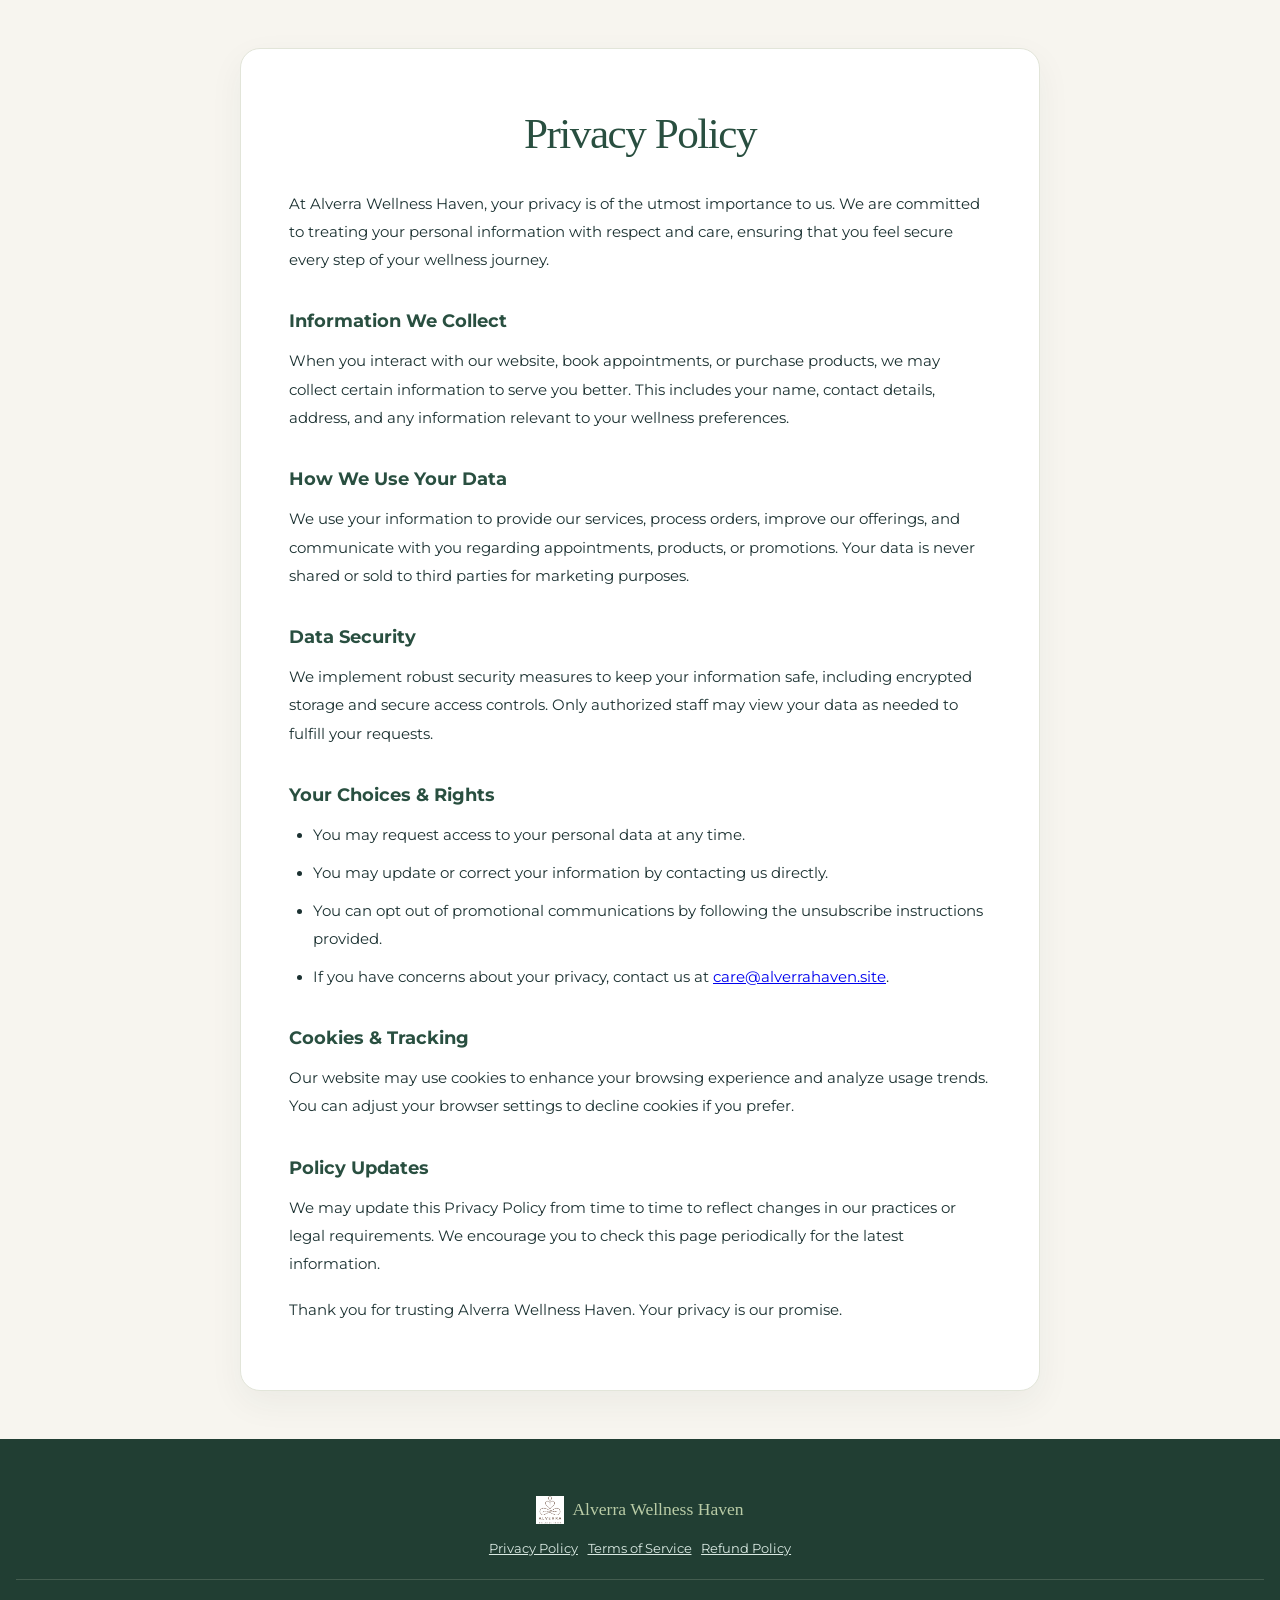
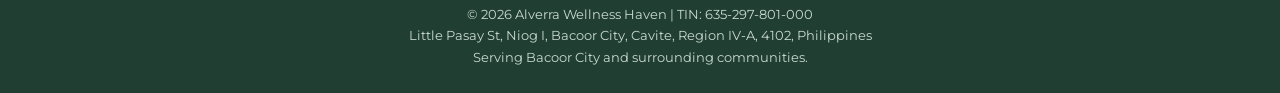
<file: privacy-policy.html>
<!DOCTYPE html>
<html lang="en">
<head>
  <meta charset="UTF-8" />
  <meta name="viewport" content="width=device-width, initial-scale=1.0" />
  <title>Privacy Policy | Alverra Wellness Haven</title>
  <link rel="icon" type="image/png" href="image/FAVICON.png" />
  <link href="https://fonts.googleapis.com/css2?family=Montserrat:wght@400;700;900&display=swap" rel="stylesheet" />
  <style>
    :root {
      --primary: #348a7a;
      --accent: #8fcf7f;
      --background: #f5f9f7;
      --white: #fff;
      --radius: 1rem;
      --shadow: 0 8px 28px 0 rgba(52,138,122,0.11);
      --footer-bg: #244f44;
    }
    * { box-sizing: border-box; margin: 0; padding: 0; }
    body {
      font-family: 'Montserrat', Arial, sans-serif;
      background: var(--background);
      color: #1b3131;
      line-height: 1.7;
      min-height: 100vh;
    }
    .container {
      max-width: 700px;
      margin: 2.5rem auto 2.5rem auto;
      background: var(--white);
      box-shadow: var(--shadow);
      border-radius: var(--radius);
      padding: 2.5rem 1.5rem 2rem;
    }
    h1 {
      text-align: center;
      font-size: 2rem;
      color: var(--primary);
      font-weight: 900;
      margin-bottom: 1.2rem;
    }
    h2 {
      font-size: 1.3rem;
      color: var(--accent);
      font-weight: 700;
      margin-top: 2rem;
      margin-bottom: .7rem;
    }
    p, ul {
      font-size: 1rem;
      color: #1b3131;
      margin-bottom: 1.1rem;
    }
    ul {
      padding-left: 1.5rem;
      margin-top: .6rem;
    }
    li {
      margin-bottom: .6rem;
    }
    @media (max-width: 600px) {
      .container { padding: 1.2rem .6rem 1.2rem; }
      h1 { font-size: 1.3rem; }
      h2 { font-size: 1.03rem; }
      p, ul { font-size: .97rem; }
    }
    .footer {
      background: var(--footer-bg);
      color: var(--white);
      padding: 2rem 0 1rem;
      text-align: center;
      font-size: .98rem;
      border-radius: var(--radius) var(--radius) 0 0;
      margin-top: 2rem;
    }
    .footer-logo {
      display: flex; align-items: center; justify-content: center; font-size: 1.1rem; font-weight: 900; gap: .5rem; margin-bottom: 0.45rem; color: var(--accent);
    }
    .footer-logo img { width: 28px; height: 28px; }
    .footer-links {
      margin: .8rem 0;
      display: flex;
      justify-content: center;
      gap: 1.5rem;
      flex-wrap: wrap;
    }
    .footer-link { color: #e7f5ef; font-size: .96rem; transition: color .2s; opacity: .94;}
    .footer-link:hover { color: var(--accent);}
    .footer-bottom { margin-top: 1.2rem; color: #e7f5ef; opacity: .85;}
    .footer-bottom a { color: #fff; font-weight: 700; text-decoration: underline; transition: color .2s;}
    .footer-bottom a:hover { color: var(--accent);}
  </style>
  <link rel="stylesheet" href="refinements.css" />
</head>
<body>
  <div class="container">
    <h1>Privacy Policy</h1>
    <p>
      At Alverra Wellness Haven, your privacy is of the utmost importance to us. We are committed to treating your personal information with respect and care, ensuring that you feel secure every step of your wellness journey.
    </p>
    <h2>Information We Collect</h2>
    <p>
      When you interact with our website, book appointments, or purchase products, we may collect certain information to serve you better. This includes your name, contact details, address, and any information relevant to your wellness preferences.
    </p>
    <h2>How We Use Your Data</h2>
    <p>
      We use your information to provide our services, process orders, improve our offerings, and communicate with you regarding appointments, products, or promotions. Your data is never shared or sold to third parties for marketing purposes.
    </p>
    <h2>Data Security</h2>
    <p>
      We implement robust security measures to keep your information safe, including encrypted storage and secure access controls. Only authorized staff may view your data as needed to fulfill your requests.
    </p>
    <h2>Your Choices & Rights</h2>
    <ul>
      <li>You may request access to your personal data at any time.</li>
      <li>You may update or correct your information by contacting us directly.</li>
      <li>You can opt out of promotional communications by following the unsubscribe instructions provided.</li>
      <li>If you have concerns about your privacy, contact us at <a href="mailto:care@alverrahaven.site">care@alverrahaven.site</a>.</li>
    </ul>
    <h2>Cookies & Tracking</h2>
    <p>
      Our website may use cookies to enhance your browsing experience and analyze usage trends. You can adjust your browser settings to decline cookies if you prefer.
    </p>
    <h2>Policy Updates</h2>
    <p>
      We may update this Privacy Policy from time to time to reflect changes in our practices or legal requirements. We encourage you to check this page periodically for the latest information.
    </p>
    <p>
      Thank you for trusting Alverra Wellness Haven. Your privacy is our promise.
    </p>
  </div>
  <footer class="footer">
    <div class="footer-logo">
      <img src="image/LOGO.png" alt="Alverra Wellness Haven Logo" />
      Alverra Wellness Haven
    </div>
    <div class="footer-links">
      <a href="privacy-policy.html" class="footer-link">Privacy Policy</a>
      <a href="terms.html" class="footer-link">Terms of Service</a>
      <a href="refund-policy.html" class="footer-link">Refund Policy</a>
    </div>
    <div class="footer-bottom">
      &copy; <span id="footer-year"></span> Alverra Wellness Haven | TIN: 635-297-801-000<br>
      Little Pasay St, Niog I, Bacoor City, Cavite, Region IV-A, 4102, Philippines<br>
      Serving Bacoor City and surrounding communities.
    </div>
  </footer>
  <script>
    document.getElementById('footer-year').textContent = new Date().getFullYear();
  </script>
</body>
</html>
</file>
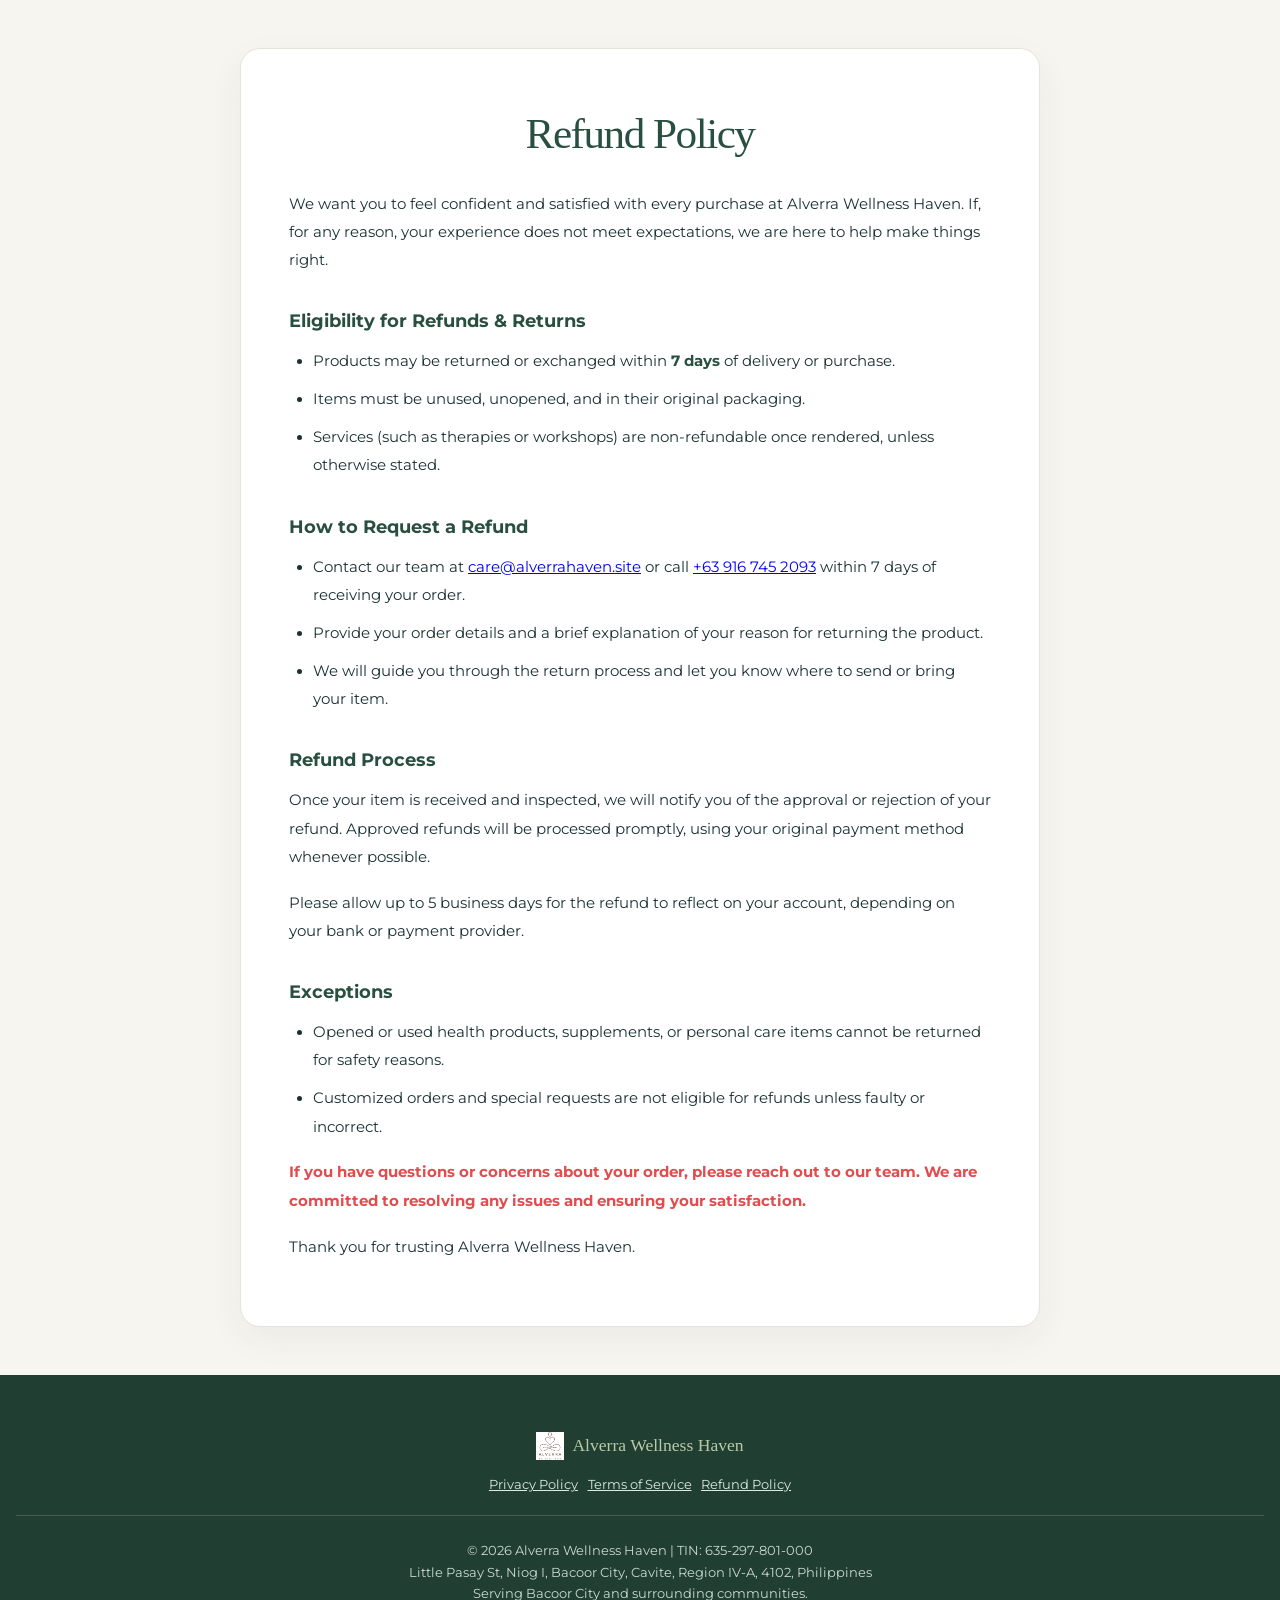
<file: refund-policy.html>
<!DOCTYPE html>
<html lang="en">
<head>
  <meta charset="UTF-8" />
  <meta name="viewport" content="width=device-width, initial-scale=1.0" />
  <title>Refund Policy | Alverra Wellness Haven</title>
  <link rel="icon" type="image/png" href="image/FAVICON.png" />
  <link href="https://fonts.googleapis.com/css2?family=Montserrat:wght@400;700;900&display=swap" rel="stylesheet" />
  <style>
    :root {
      --primary: #348a7a;
      --accent: #8fcf7f;
      --background: #f5f9f7;
      --white: #fff;
      --radius: 1rem;
      --shadow: 0 8px 28px 0 rgba(52,138,122,0.11);
      --footer-bg: #244f44;
      --error: #e14d4d;
    }
    * { box-sizing: border-box; margin: 0; padding: 0; }
    body {
      font-family: 'Montserrat', Arial, sans-serif;
      background: var(--background);
      color: #1b3131;
      line-height: 1.7;
      min-height: 100vh;
    }
    .container {
      max-width: 700px;
      margin: 2.5rem auto 2.5rem auto;
      background: var(--white);
      box-shadow: var(--shadow);
      border-radius: var(--radius);
      padding: 2.5rem 1.5rem 2rem;
    }
    h1 {
      text-align: center;
      font-size: 2rem;
      color: var(--primary);
      font-weight: 900;
      margin-bottom: 1.2rem;
    }
    h2 {
      font-size: 1.3rem;
      color: var(--accent);
      font-weight: 700;
      margin-top: 2rem;
      margin-bottom: .7rem;
    }
    p, ul {
      font-size: 1rem;
      color: #1b3131;
      margin-bottom: 1.1rem;
    }
    ul {
      padding-left: 1.5rem;
      margin-top: .6rem;
    }
    li {
      margin-bottom: .6rem;
    }
    .highlight {
      color: var(--primary);
      font-weight: 700;
    }
    .note {
      color: var(--error);
      font-weight: 700;
    }
    @media (max-width: 600px) {
      .container { padding: 1.2rem .6rem 1.2rem; }
      h1 { font-size: 1.3rem; }
      h2 { font-size: 1.03rem; }
      p, ul { font-size: .97rem; }
    }
    .footer {
      background: var(--footer-bg);
      color: var(--white);
      padding: 2rem 0 1rem;
      text-align: center;
      font-size: .98rem;
      border-radius: var(--radius) var(--radius) 0 0;
      margin-top: 2rem;
    }
    .footer-logo {
      display: flex; align-items: center; justify-content: center; font-size: 1.1rem; font-weight: 900; gap: .5rem; margin-bottom: 0.45rem; color: var(--accent);
    }
    .footer-logo img { width: 28px; height: 28px; }
    .footer-links {
      margin: .8rem 0;
      display: flex;
      justify-content: center;
      gap: 1.5rem;
      flex-wrap: wrap;
    }
    .footer-link { color: #e7f5ef; font-size: .96rem; transition: color .2s; opacity: .94;}
    .footer-link:hover { color: var(--accent);}
    .footer-bottom { margin-top: 1.2rem; color: #e7f5ef; opacity: .85;}
    .footer-bottom a { color: #fff; font-weight: 700; text-decoration: underline; transition: color .2s;}
    .footer-bottom a:hover { color: var(--accent);}
  </style>
  <link rel="stylesheet" href="refinements.css" />
</head>
<body>
  <div class="container">
    <h1>Refund Policy</h1>
    <p>
      We want you to feel confident and satisfied with every purchase at Alverra Wellness Haven. If, for any reason, your experience does not meet expectations, we are here to help make things right.
    </p>
    <h2>Eligibility for Refunds & Returns</h2>
    <ul>
      <li>Products may be returned or exchanged within <span class="highlight">7 days</span> of delivery or purchase.</li>
      <li>Items must be unused, unopened, and in their original packaging.</li>
      <li>Services (such as therapies or workshops) are non-refundable once rendered, unless otherwise stated.</li>
    </ul>
    <h2>How to Request a Refund</h2>
    <ul>
      <li>Contact our team at <a href="mailto:care@alverrahaven.site">care@alverrahaven.site</a> or call <a href="tel:+639167452093">+63 916 745 2093</a> within 7 days of receiving your order.</li>
      <li>Provide your order details and a brief explanation of your reason for returning the product.</li>
      <li>We will guide you through the return process and let you know where to send or bring your item.</li>
    </ul>
    <h2>Refund Process</h2>
    <p>
      Once your item is received and inspected, we will notify you of the approval or rejection of your refund. Approved refunds will be processed promptly, using your original payment method whenever possible.
    </p>
    <p>
      Please allow up to 5 business days for the refund to reflect on your account, depending on your bank or payment provider.
    </p>
    <h2>Exceptions</h2>
    <ul>
      <li>Opened or used health products, supplements, or personal care items cannot be returned for safety reasons.</li>
      <li>Customized orders and special requests are not eligible for refunds unless faulty or incorrect.</li>
    </ul>
    <p class="note">
      If you have questions or concerns about your order, please reach out to our team. We are committed to resolving any issues and ensuring your satisfaction.
    </p>
    <p>
      Thank you for trusting Alverra Wellness Haven.
    </p>
  </div>
  <footer class="footer">
    <div class="footer-logo">
      <img src="image/LOGO.png" alt="Alverra Wellness Haven Logo" />
      Alverra Wellness Haven
    </div>
    <div class="footer-links">
      <a href="privacy-policy.html" class="footer-link">Privacy Policy</a>
      <a href="terms.html" class="footer-link">Terms of Service</a>
      <a href="refund-policy.html" class="footer-link">Refund Policy</a>
    </div>
    <div class="footer-bottom">
      &copy; <span id="footer-year"></span> Alverra Wellness Haven | TIN: 635-297-801-000<br>
      Little Pasay St, Niog I, Bacoor City, Cavite, Region IV-A, 4102, Philippines<br>
      Serving Bacoor City and surrounding communities.
    </div>
  </footer>
  <script>
    document.getElementById('footer-year').textContent = new Date().getFullYear();
  </script>
</body>
</html>
</file>
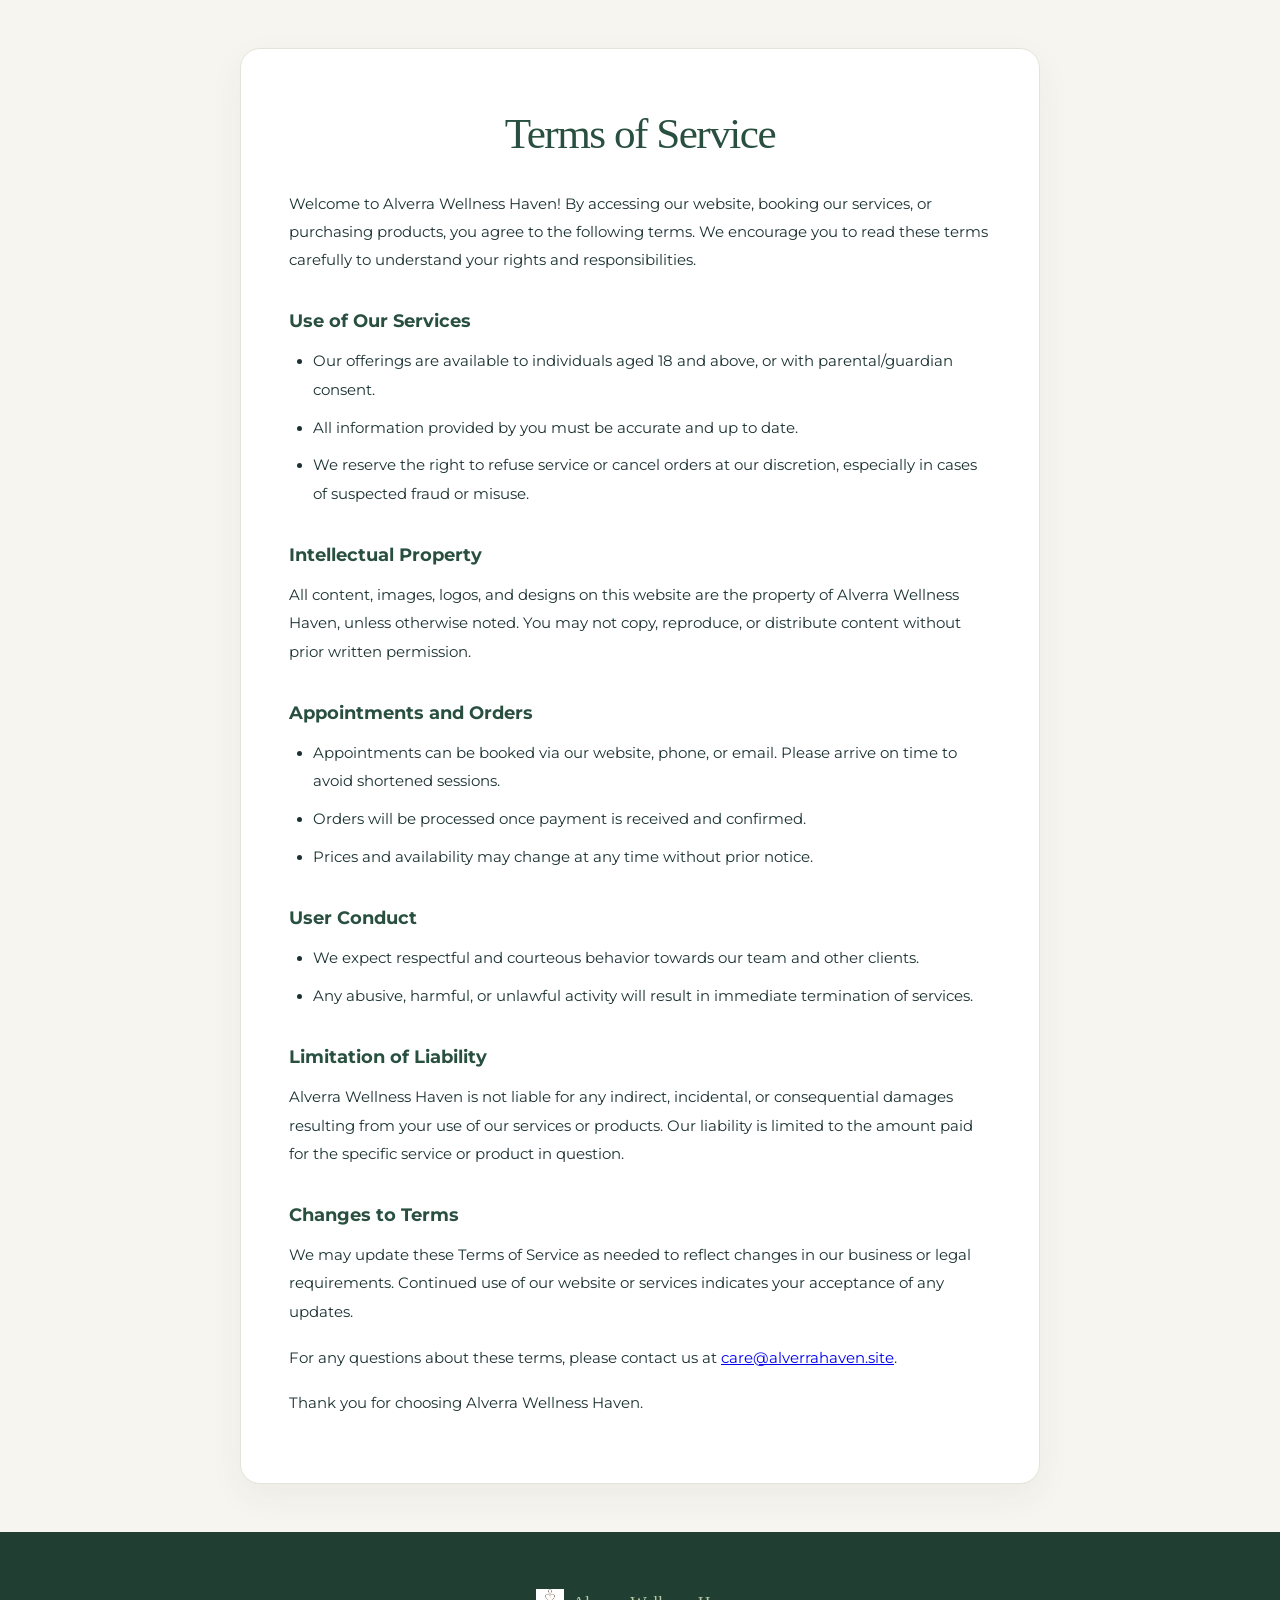
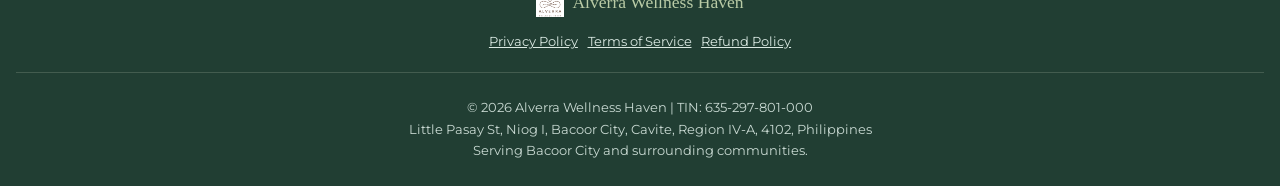
<file: terms.html>
<!DOCTYPE html>
<html lang="en">
<head>
  <meta charset="UTF-8" />
  <meta name="viewport" content="width=device-width, initial-scale=1.0" />
  <title>Terms of Service | Alverra Wellness Haven</title>
  <link rel="icon" type="image/png" href="image/FAVICON.png" />
  <link href="https://fonts.googleapis.com/css2?family=Montserrat:wght@400;700;900&display=swap" rel="stylesheet" />
  <style>
    :root {
      --primary: #348a7a;
      --accent: #8fcf7f;
      --background: #f5f9f7;
      --white: #fff;
      --radius: 1rem;
      --shadow: 0 8px 28px 0 rgba(52,138,122,0.11);
      --footer-bg: #244f44;
    }
    * { box-sizing: border-box; margin: 0; padding: 0; }
    body {
      font-family: 'Montserrat', Arial, sans-serif;
      background: var(--background);
      color: #1b3131;
      line-height: 1.7;
      min-height: 100vh;
    }
    .container {
      max-width: 700px;
      margin: 2.5rem auto 2.5rem auto;
      background: var(--white);
      box-shadow: var(--shadow);
      border-radius: var(--radius);
      padding: 2.5rem 1.5rem 2rem;
    }
    h1 {
      text-align: center;
      font-size: 2rem;
      color: var(--primary);
      font-weight: 900;
      margin-bottom: 1.2rem;
    }
    h2 {
      font-size: 1.3rem;
      color: var(--accent);
      font-weight: 700;
      margin-top: 2rem;
      margin-bottom: .7rem;
    }
    p, ul {
      font-size: 1rem;
      color: #1b3131;
      margin-bottom: 1.1rem;
    }
    ul {
      padding-left: 1.5rem;
      margin-top: .6rem;
    }
    li {
      margin-bottom: .6rem;
    }
    .highlight {
      color: var(--primary);
      font-weight: 700;
    }
    @media (max-width: 600px) {
      .container { padding: 1.2rem .6rem 1.2rem; }
      h1 { font-size: 1.3rem; }
      h2 { font-size: 1.03rem; }
      p, ul { font-size: .97rem; }
    }
    .footer {
      background: var(--footer-bg);
      color: var(--white);
      padding: 2rem 0 1rem;
      text-align: center;
      font-size: .98rem;
      border-radius: var(--radius) var(--radius) 0 0;
      margin-top: 2rem;
    }
    .footer-logo {
      display: flex; align-items: center; justify-content: center; font-size: 1.1rem; font-weight: 900; gap: .5rem; margin-bottom: 0.45rem; color: var(--accent);
    }
    .footer-logo img { width: 28px; height: 28px; }
    .footer-links {
      margin: .8rem 0;
      display: flex;
      justify-content: center;
      gap: 1.5rem;
      flex-wrap: wrap;
    }
    .footer-link { color: #e7f5ef; font-size: .96rem; transition: color .2s; opacity: .94;}
    .footer-link:hover { color: var(--accent);}
    .footer-bottom { margin-top: 1.2rem; color: #e7f5ef; opacity: .85;}
    .footer-bottom a { color: #fff; font-weight: 700; text-decoration: underline; transition: color .2s;}
    .footer-bottom a:hover { color: var(--accent);}
  </style>
  <link rel="stylesheet" href="refinements.css" />
</head>
<body>
  <div class="container">
    <h1>Terms of Service</h1>
    <p>
      Welcome to Alverra Wellness Haven! By accessing our website, booking our services, or purchasing products, you agree to the following terms. We encourage you to read these terms carefully to understand your rights and responsibilities.
    </p>
    <h2>Use of Our Services</h2>
    <ul>
      <li>Our offerings are available to individuals aged 18 and above, or with parental/guardian consent.</li>
      <li>All information provided by you must be accurate and up to date.</li>
      <li>We reserve the right to refuse service or cancel orders at our discretion, especially in cases of suspected fraud or misuse.</li>
    </ul>
    <h2>Intellectual Property</h2>
    <p>
      All content, images, logos, and designs on this website are the property of Alverra Wellness Haven, unless otherwise noted. You may not copy, reproduce, or distribute content without prior written permission.
    </p>
    <h2>Appointments and Orders</h2>
    <ul>
      <li>Appointments can be booked via our website, phone, or email. Please arrive on time to avoid shortened sessions.</li>
      <li>Orders will be processed once payment is received and confirmed.</li>
      <li>Prices and availability may change at any time without prior notice.</li>
    </ul>
    <h2>User Conduct</h2>
    <ul>
      <li>We expect respectful and courteous behavior towards our team and other clients.</li>
      <li>Any abusive, harmful, or unlawful activity will result in immediate termination of services.</li>
    </ul>
    <h2>Limitation of Liability</h2>
    <p>
      Alverra Wellness Haven is not liable for any indirect, incidental, or consequential damages resulting from your use of our services or products. Our liability is limited to the amount paid for the specific service or product in question.
    </p>
    <h2>Changes to Terms</h2>
    <p>
      We may update these Terms of Service as needed to reflect changes in our business or legal requirements. Continued use of our website or services indicates your acceptance of any updates.
    </p>
    <p>
      For any questions about these terms, please contact us at <a href="mailto:care@alverrahaven.site">care@alverrahaven.site</a>.
    </p>
    <p>
      Thank you for choosing Alverra Wellness Haven.
    </p>
  </div>
  <footer class="footer">
    <div class="footer-logo">
      <img src="image/LOGO.png" alt="Alverra Wellness Haven Logo" />
      Alverra Wellness Haven
    </div>
    <div class="footer-links">
      <a href="privacy-policy.html" class="footer-link">Privacy Policy</a>
      <a href="terms.html" class="footer-link">Terms of Service</a>
      <a href="refund-policy.html" class="footer-link">Refund Policy</a>
    </div>
    <div class="footer-bottom">
      &copy; <span id="footer-year"></span> Alverra Wellness Haven | TIN: 635-297-801-000<br>
      Little Pasay St, Niog I, Bacoor City, Cavite, Region IV-A, 4102, Philippines<br>
      Serving Bacoor City and surrounding communities.
    </div>
  </footer>
  <script>
    document.getElementById('footer-year').textContent = new Date().getFullYear();
  </script>
</body>
</html>
</file>
<file: refinements.css>
:root {
  --primary: #294f40;
  --accent: #b9cba6;
  --text: #293b32;
  --background: #f7f5ef;
  --radius: 1.25rem;
  --shadow: 0 12px 35px rgba(40, 62, 47, .055);
  --border: 1px solid #e2e5d9;
  --footer-bg: #213e33;
}
html { scroll-behavior: smooth; scroll-padding-top: 110px; }
body { color: var(--text); -webkit-font-smoothing: antialiased; }
a:hover { color: #567044; }
a:focus-visible, button:focus-visible { outline: 3px solid #9a774c; outline-offset: 5px; }
.header { background: rgba(255, 254, 250, .97); border-bottom: var(--border); box-shadow: none; }
.nav { max-width: 1280px; padding: 1.15rem 2rem; gap: 1.25rem; }
.nav-logo { font-family: Georgia, serif; font-size: 1.25rem; font-weight: 400; letter-spacing: -.4px; flex-shrink: 0; }
.nav-logo img { width: 46px; height: 46px; object-fit: contain; }
.nav-list { list-style: none; gap: 1.35rem; }
.nav-link { font-size: .78rem; font-weight: 700; }
.nav-link.active { border-bottom: 1px solid var(--primary); padding-bottom: .4rem; }
.nav-close { display: none; }
main { max-width: 1200px; padding: 2.5rem 2rem 3rem; }
.hero { flex-wrap: nowrap; padding: 3.8rem 3rem; gap: 3rem; margin-bottom: 2rem; background: #eaeedf; border: var(--border); box-shadow: none; border-radius: 1.5rem; }
.hero-content { flex: 1.5; min-width: 0; }
.hero-title, .section-title, .summary-title, .container h1 { font-family: Georgia, 'Times New Roman', serif; font-weight: 400; letter-spacing: -1.5px; }
.hero-title { font-size: clamp(2.7rem, 4.2vw, 3.8rem); line-height: 1.08; margin-bottom: 1.5rem; }
.hero-title span { color: #536d47 !important; }
.hero-desc { font-size: .92rem; line-height: 1.85; max-width: 540px; color: #536253; }
.hero-btns { flex-wrap: wrap; gap: .75rem; }
.btn-primary, .btn-secondary { display: inline-flex; align-items: center; justify-content: center; padding: .95rem 1.2rem; border-radius: 3rem; font-size: .78rem; box-shadow: none; }
.btn-secondary { background: transparent; border: 1px solid #7f9477; }
.hero-img-container { min-width: 0; flex: 1; justify-content: center; padding: 1.5rem; border: 1px solid #cad2bd; border-radius: 50% 50% 1rem 1rem; background: #f4f4e9; }
.hero-img { width: 100%; margin: 0; border-radius: 50% 50% .5rem .5rem; background: transparent; box-shadow: none; mix-blend-mode: multiply; }
.info-sections { gap: 1rem; margin-bottom: 2rem; }
.info-card, .policy-card { border: var(--border); padding: 1.65rem 1.35rem; box-shadow: none; max-width: none; }
.info-card { align-items: flex-start; text-align: left; }
.info-icon { display: flex; align-items: center; justify-content: center; width: 44px; height: 44px; border-radius: 50%; background: #edf1e5; font-size: 1.4rem; margin-bottom: 1rem; }
.info-title { font-size: .94rem; font-weight: 700; line-height: 1.5; margin-bottom: .65rem; }
.info-desc, .policy-body { font-size: .85rem; color: #5a675c; overflow-wrap: anywhere; }
#services { padding: 1.5rem 0 2rem; border-bottom: var(--border); }
#services .info-card { background: transparent; border: 0; padding: 1rem; flex-basis: 175px; }
#shop { padding: 1.5rem 0 2rem; }
.section-title { font-size: clamp(2rem, 3vw, 2.7rem); margin-bottom: 2rem; }
.products-grid { grid-template-columns: repeat(4, minmax(0, 1fr)); gap: 1.15rem; }
.product-card { padding: 1rem; border: var(--border); border-radius: 1rem; box-shadow: none; align-items: stretch; }
.product-card:hover { transform: translateY(-4px); box-shadow: var(--shadow); }
.product-img { width: 100%; height: 190px; padding: 1rem; background: #f3f3ec; border-radius: .65rem; margin-bottom: 1.2rem; }
.product-name { font-size: .94rem; font-weight: 700; text-align: left; }
.product-desc { font-size: .8rem; line-height: 1.7; text-align: left; color: #627064; margin-bottom: 1rem; }
.product-price { margin-top: auto; font-size: 1.05rem; }
.product-add { justify-content: center; border-radius: 3rem; font-size: .8rem; font-weight: 700; padding: .8rem; }
.product-badge { background: #fffefa; color: var(--primary); font-size: .65rem; letter-spacing: .2px; border: var(--border); border-radius: 2rem; box-shadow: none; }
#testimonials .info-card { background: #eaeedf; border-color: #eaeedf; padding: 2rem; }
#testimonials .info-desc { font-family: Georgia, serif; font-size: 1.2rem; line-height: 1.65; color: var(--primary); }
#faq .info-card { background: transparent; }
#contact { padding-top: 1rem; }
#contact .info-card { flex-basis: 230px; }
.policy-card { background: transparent; border-radius: .75rem; }
.policy-title { font-weight: 700; font-size: .95rem; }
.footer { border-radius: 0; padding: 3.5rem 1rem 1.5rem; }
.footer-container { gap: 2.5rem; }
.footer-brand { flex-basis: 340px; }
.footer-logo { font-family: Georgia, serif; font-weight: 400; }
.footer-desc, .footer-link, .footer-bottom { font-size: .8rem; }
.footer-desc { color: #c4d2bf; }
.footer-links-title { font-size: .8rem; margin-bottom: .9rem; }
.footer-links { gap: .6rem; }
.footer-bottom { border-top: 1px solid #496254; padding-top: 1.5rem; }
.floating-cart-btn { width: 58px; height: 58px; font-size: 1.6rem; box-shadow: 0 6px 25px #213e3333; border: 3px solid #fffefa; }
.cart-overlay { background: rgba(25, 41, 32, .35); backdrop-filter: blur(3px); }
.cart-sidebar { width: 390px; background: #fffefa; }
.cart-sidebar-title { font-family: Georgia, serif; font-size: 1.8rem; font-weight: 400; }
.cart-sidebar-footer { flex-wrap: wrap; gap: 1rem; }
.cart-sidebar-footer .checkout-btn { border-radius: 2rem; }
.container { max-width: 800px; margin: 3rem auto; padding: 3rem; border: var(--border); }
.container h1, .summary-title { font-size: 2.7rem; }
.container h2 { color: var(--primary); font-size: 1.1rem; }
.container p, .container ul { font-size: .93rem; line-height: 1.9; }
body:has(.summary-title) main { max-width: 850px; border: var(--border); padding: 2.5rem; }
.summary-desc { font-size: .92rem; }
.order-section { background: #f6f6ef; box-shadow: none; overflow-x: auto; }
.order-table th { background: var(--primary); font-size: .8rem; }
.order-table td { font-size: .85rem; }
.confirmation-section { background: #eaeedf; color: var(--primary); font-size: .93rem; box-shadow: none; }
.instructions-section { background: #f4f4ed; box-shadow: none; font-size: .9rem; }
.btn-confirm { border-radius: 3rem; font-size: .95rem; }
@media (min-width: 701px) and (max-width: 1100px) {
  .nav { flex-wrap: wrap; justify-content: center; gap: .65rem; }
  .nav-actions { display: none; }
  .hero { flex-direction: row; text-align: left; padding: 2.5rem 2rem; gap: 2rem; }
  .hero-img { margin: 0; }
  .products-grid { grid-template-columns: repeat(3, minmax(0, 1fr)); }
}
@media (max-width: 700px) {
  html { scroll-padding-top: 90px; }
  .nav { padding: .8rem 1rem; gap: .5rem; }
  .nav-logo { font-size: 1.03rem; }
  .nav-logo img { width: 36px; height: 36px; }
  .nav-toggle { margin-left: 0; }
  .nav-list .nav-link { font-size: .95rem; }
  main { padding: 1.2rem 1rem 2rem; }
  .hero { flex-direction: column; text-align: left; padding: 2rem 1.5rem; gap: 2rem; }
  .hero-title { font-size: 2.7rem; }
  .hero-img-container { width: 220px; flex: auto; padding: 1rem; }
  .hero-img { margin: 0; }
  .hero-btns { justify-content: flex-start; }
  .products-grid { grid-template-columns: repeat(2, minmax(0, 1fr)); gap: .75rem; }
  .product-card { padding: .75rem; }
  .product-img { height: 150px; padding: .5rem; }
  .product-name { font-size: .85rem; }
  .product-add { font-size: .72rem; padding: .75rem .4rem; }
  .info-card, .policy-card { padding: 1.4rem; }
  .footer-container { gap: 1rem; }
  .footer-brand, .footer-links-group { flex-basis: auto; }
  .container { margin: 1rem; padding: 1.8rem 1.25rem; }
  .container h1, .summary-title { font-size: 2.1rem; }
  body:has(.summary-title) .nav { flex-wrap: wrap; justify-content: center; }
  body:has(.summary-title) .nav-list { gap: .85rem; flex-wrap: wrap; justify-content: center; }
  body:has(.summary-title) .nav-link { font-size: .72rem; }
  body:has(.summary-title) main { margin: 1rem; padding: 1.5rem 1rem; }
  .order-table { min-width: 560px; }
  .cart-sidebar { padding: 1.5rem 1rem; }
}
@media (max-width: 360px) {
  .nav-logo { font-size: .9rem; }
  .hero { padding: 1.5rem 1rem; }
  .hero-title { font-size: 2.3rem; }
  .products-grid { grid-template-columns: 1fr; }
}
@media (prefers-reduced-motion: reduce) {
  html { scroll-behavior: auto; }
  *, *::before, *::after { transition: none !important; }
  .product-card:hover { transform: none; }
}
</file>
